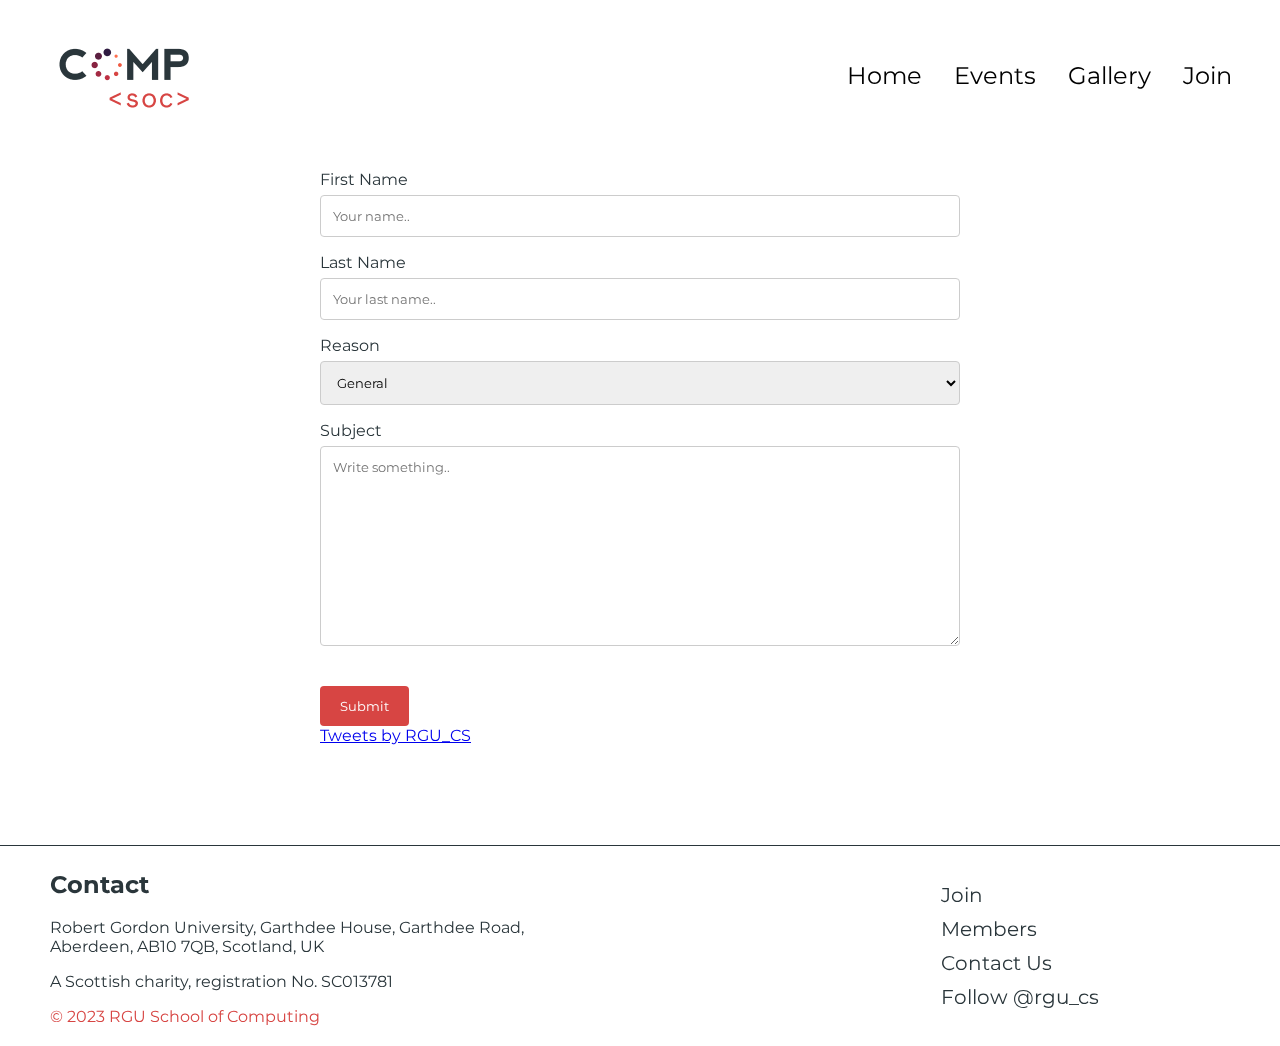
<file: contact.html>
<!DOCTYPE html>
<html lang="en">
    <head>
        <title>RGU Computing Society</title>
        <!--META-->
        <meta charset="UTF-8">
        <!--LINKS-->
        <link rel="stylesheet" href="styles/style.css"/>
        <link rel="icon" type="image/png" href="styles/images/rguLogo.png"/>
        <!-- BOOTSTRAP -->
        <link href="https://cdn.jsdelivr.net/npm/bootstrap@5.3.0-alpha1/dist/css/bootstrap.min.css" rel="stylesheet" integrity="sha384-GLhlTQ8iRABdZLl6O3oVMWSktQOp6b7In1Zl3/Jr59b6EGGoI1aFkw7cmDA6j6gD" crossorigin="anonymous">
        <script src="https://cdn.jsdelivr.net/npm/bootstrap@5.3.0-alpha1/dist/js/bootstrap.bundle.min.js" integrity="sha384-w76AqPfDkMBDXo30jS1Sgez6pr3x5MlQ1ZAGC+nuZB+EYdgRZgiwxhTBTkF7CXvN" crossorigin="anonymous"></script>
    </head>
<body>
    <button onclick="topFunction()" id="myBtn" title="Go to top">Top</button>
    <header>
        <div class="nav">
            <img src="styles/images/logo.png" alt="logo">
            <ul>
                <li><a href="index.html">Home</a></li>
                <li><a href="events.html">Events</a></li>
                <li><a href="gallery.html">Gallery</a></li>
                <li><a href="join.html">Join</a></li>
            </ul>
        </div>
    </header>
    <section class="contactContent">
        <form>
            <label for="fname">First Name</label>
            <input type="text" id="fname" name="firstname" placeholder="Your name..">
        
            <label for="lname">Last Name</label>
            <input type="text" id="lname" name="lastname" placeholder="Your last name..">
        
            <label for="reason">Reason</label>
            <select id="reason" name="reason">
              <option value="general">General</option>
              <option value="complaint">Complaint</option>
              <option value="suggestion">Suggestion</option>
            </select>
        
            <label for="subject">Subject</label>
            <textarea id="subject" name="subject" placeholder="Write something.." style="height:200px"></textarea>
        
            <input type="submit" value="Submit">
          </form>
        <a class="twitter-timeline" href="https://twitter.com/RGU_CS?ref_src=twsrc%5Etfw">Tweets by RGU_CS</a> <script async src="https://platform.twitter.com/widgets.js" charset="utf-8"></script>
        
    </section>
    <footer>
        <div class="footer">
            <div class="footerInfo">
                <h2>Contact</h2>
                    <p>Robert Gordon University, Garthdee House, Garthdee Road, <br>Aberdeen, AB10 7QB, Scotland, UK</p>
                    <p>A Scottish charity, registration No. SC013781</p>
                    <p id="copyright">&copy; 2023 RGU School of Computing</p>       
            </div>
            <div class="bottomNav">
                <nav>
                    <ul>
                        <li><a href="join.html">Join</a></li>
                        <li><a href="members.html">Members</a></li>
                        <li><a href="contact.html">Contact Us</a></li>
                        <li><a href="https://twitter.com/rgu_cs?ref_src=twsrc%5Etfw" class="twitter-follow-button" data-show-count="false">Follow @rgu_cs</a><script async src="https://platform.twitter.com/widgets.js" charset="utf-8"></script></li>
                    </ul>
                </nav>
            </div>
        </div>
    </footer>
    <script>
// Get the button
let mybutton = document.getElementById("myBtn");

// When the user scrolls down 20px from the top of the document, show the button
window.onscroll = function() {scrollFunction()};

function scrollFunction() {
  if (document.body.scrollTop > 20 || document.documentElement.scrollTop > 20) {
    mybutton.style.display = "block";
  } else {
    mybutton.style.display = "none";
  }
}

// When the user clicks on the button, scroll to the top of the document
function topFunction() {
  document.body.scrollTop = 0;
  document.documentElement.scrollTop = 0;
}
</script>
</body>
</html>
</file>
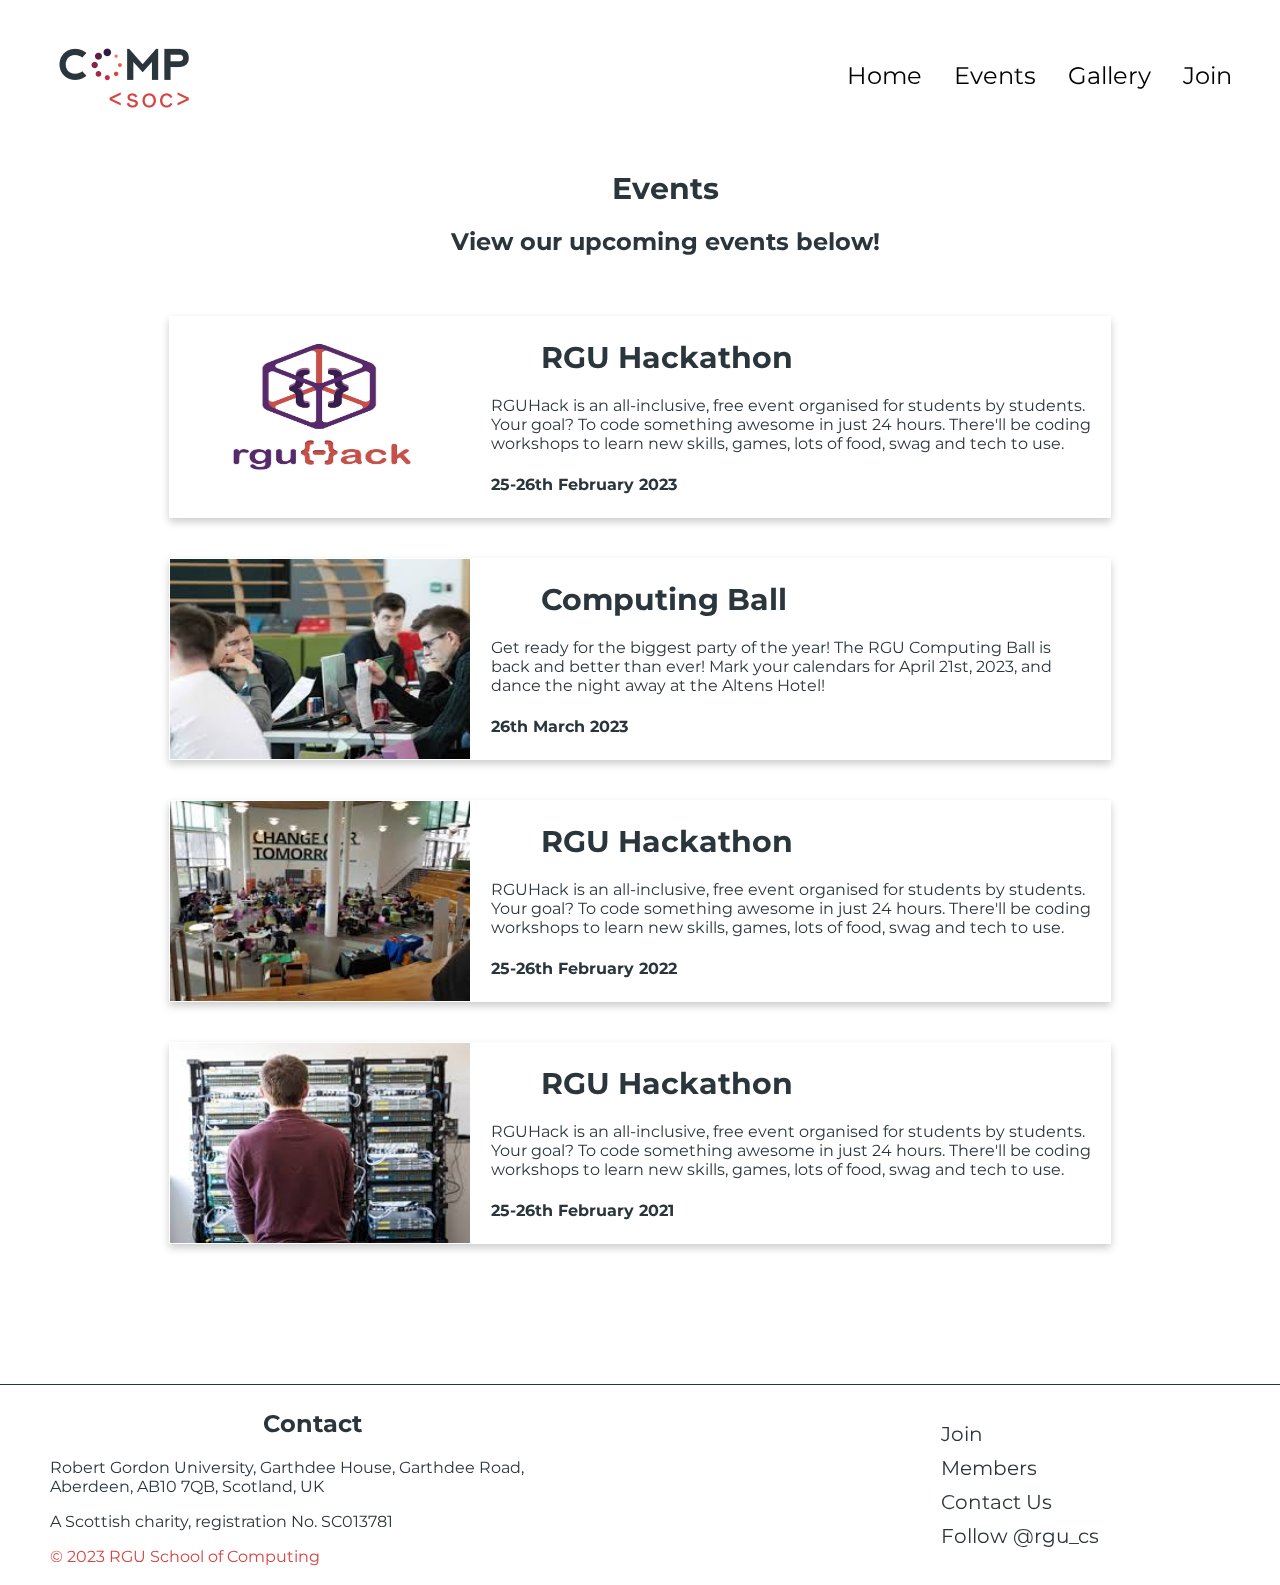
<file: events.html>
<!DOCTYPE html>
<html lang="en">
    <head>
        <title>RGU Computing Society</title>
        <!--META-->
        <meta charset="UTF-8">
        <!--LINKS-->
        <link rel="stylesheet" href="styles/style.css"/>
        <link rel="icon" type="image/png" href="styles/images/rguLogo.png"/>
    </head>
<body>
    <button onclick="topFunction()" id="myBtn" title="Go to top">Top</button>
    <header>
        <div class="nav">
            <img src="styles/images/logo.png" alt="logo">
            <ul>
                <li><a href="index.html">Home</a></li>
                <li><a href="events.html">Events</a></li>
                <li><a href="gallery.html">Gallery</a></li>
                <li><a href="join.html">Join</a></li>
            </ul>
        </div>
    </header>
    <section class="eventsContent">

        <div>
            <h1>Events</h1>
            <h2>View our upcoming events below!</h2>
            <table>
                <tr>
                    <td class="eventImg"><img src="styles/images/rguHack.jpg" alt="rgu hack logo"></td>
                    <td class="eventInfo"><h1>RGU Hackathon</h1><p>RGUHack is an all-inclusive, free event organised for 
                        students by students. Your goal? To code something awesome in just 24 hours. There'll be coding 
                        workshops to learn new skills, games, lots of food, swag and tech to use.</p><h4>25-26th February 2023</h4></td>
                </tr>
                <tr>
                    <td class="eventImg"><img src="styles/images/images (1).jpeg" alt="computing ball students"></td>
                    <td class="eventInfo"><h1>Computing Ball</h1><p> Get ready for the biggest party of the year! 
                        The RGU Computing Ball is back and better than ever! 
                        Mark your calendars for April 21st, 2023, and dance the night away at the Altens Hotel!</p><h4>26th March 2023</h4></td>
                </tr>
                <tr>
                    <td class="eventImg"><img src="styles/images/images (6).jpeg" alt="students"></td>
                    <td class="eventInfo"><h1>RGU Hackathon</h1><p>RGUHack is an all-inclusive, free event organised for 
                        students by students. Your goal? To code something awesome in just 24 hours. There'll be coding 
                        workshops to learn new skills, games, lots of food, swag and tech to use.</p><h4>25-26th February 2022</h4></td>
                </tr>
                <tr>
                    <td class="eventImg"><img src="styles/images/header.jpeg" alt="students working"></td>
                    <td class="eventInfo"><h1>RGU Hackathon</h1><p>RGUHack is an all-inclusive, free event organised for 
                        students by students. Your goal? To code something awesome in just 24 hours. There'll be coding 
                        workshops to learn new skills, games, lots of food, swag and tech to use.</p><h4>25-26th February 2021</h4></td>
                </tr>
            </table>
        </div>
        <!-- <div class="twitter">
            <a class="twitter-timeline" data-width="500" data-height="400" href="https://twitter.com/RGU_CS?ref_src=twsrc%5Etfw">Tweets by RGU_CS</a> <script async src="https://platform.twitter.com/widgets.js" charset="utf-8"></script>

        </div> -->
    <section>

    </section>
    <footer>
        <div class="footer">
            <div class="footerInfo">
                <h2>Contact</h2>
                    <p>Robert Gordon University, Garthdee House, Garthdee Road, <br>Aberdeen, AB10 7QB, Scotland, UK</p>
                    <p>A Scottish charity, registration No. SC013781</p>
                    <p id="copyright">&copy; 2023 RGU School of Computing</p>       
            </div>
            <div class="bottomNav">
                <nav>
                    <ul>
                        <li><a href="join.html">Join</a></li>
                        <li><a href="members.html">Members</a></li>
                        <li><a href="contact.html">Contact Us</a></li>
                        <li><a href="https://twitter.com/rgu_cs?ref_src=twsrc%5Etfw" class="twitter-follow-button" data-show-count="false">Follow @rgu_cs</a><script async src="https://platform.twitter.com/widgets.js" charset="utf-8"></script></li>
                    </ul>
                </nav>
            </div>
        </div>
    </footer>
        <script>
// Get the button
let mybutton = document.getElementById("myBtn");

// When the user scrolls down 20px from the top of the document, show the button
window.onscroll = function() {scrollFunction()};

function scrollFunction() {
  if (document.body.scrollTop > 20 || document.documentElement.scrollTop > 20) {
    mybutton.style.display = "block";
  } else {
    mybutton.style.display = "none";
  }
}

// When the user clicks on the button, scroll to the top of the document
function topFunction() {
  document.body.scrollTop = 0;
  document.documentElement.scrollTop = 0;
}
</script>
</body>
</html>
</file>
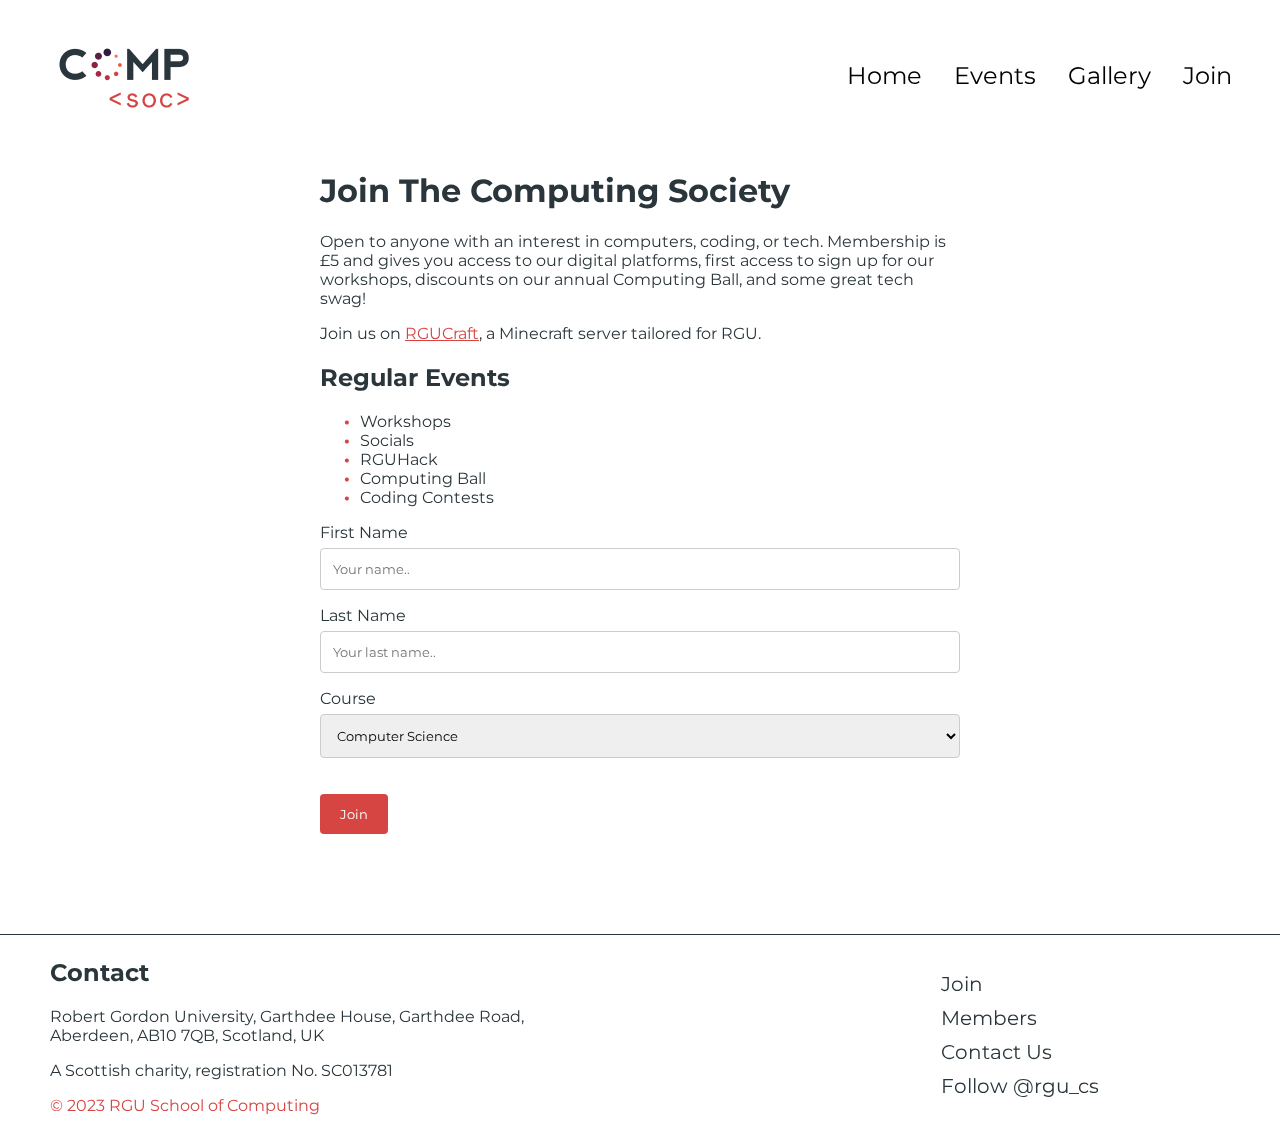
<file: join.html>
<!DOCTYPE html>
<html lang="en">
    <head>
        <title>RGU Computing Society</title>
        <!--META-->
        <meta charset="UTF-8">
        <!--LINKS-->
        <link rel="stylesheet" href="styles/style.css"/>
        <link rel="icon" type="image/png" href="styles/images/rguLogo.png"/>
        <!-- BOOTSTRAP -->
        <link href="https://cdn.jsdelivr.net/npm/bootstrap@5.3.0-alpha1/dist/css/bootstrap.min.css" rel="stylesheet" integrity="sha384-GLhlTQ8iRABdZLl6O3oVMWSktQOp6b7In1Zl3/Jr59b6EGGoI1aFkw7cmDA6j6gD" crossorigin="anonymous">
        <script src="https://cdn.jsdelivr.net/npm/bootstrap@5.3.0-alpha1/dist/js/bootstrap.bundle.min.js" integrity="sha384-w76AqPfDkMBDXo30jS1Sgez6pr3x5MlQ1ZAGC+nuZB+EYdgRZgiwxhTBTkF7CXvN" crossorigin="anonymous"></script>
    </head>
<body>
    <button onclick="topFunction()" id="myBtn" title="Go to top">Top</button>
    <header>
        <div class="nav">
            <img src="styles/images/logo.png" alt="logo">
            <ul>
                <li><a href="index.html">Home</a></li>
                <li><a href="events.html">Events</a></li>
                <li><a href="gallery.html">Gallery</a></li>
                <li><a href="join.html">Join</a></li>
            </ul>
        </div>
    </header>
    <section class="joinContent">

        <h1>Join The Computing Society</h1>
        <p>Open to anyone with an interest in computers, coding, or tech.   
            Membership is £5 and gives you access to our digital platforms, 
            first access to sign up for our workshops, discounts on our annual 
            Computing Ball, and some great tech swag!
        </p>
        <p>
            Join us on <a href="https://rgucraft.uk/">RGUCraft</a>, a Minecraft server tailored for RGU.
        </p>
        <h2>Regular Events</h2>
        <ul>
            <li>Workshops </li>
            <li>Socials</li>
            <li>RGUHack</li>
            <li>Computing Ball</li>
            <li>Coding Contests</li>
        </ul>




        <form>
            <label for="fname">First Name</label>
            <input type="text" id="fname" name="firstname" placeholder="Your name..">
        
            <label for="lname">Last Name</label>
            <input type="text" id="lname" name="lastname" placeholder="Your last name..">
        
            <label for="course">Course</label>
            <select id="course" name="course">
              <option value="cs">Computer Science</option>
              <option value="cys">Cyber Security</option>
              <option value="ccd">Computing & Creative Desing</option>
            </select>
        
            <!-- <label for="subject">Subject</label>
            <textarea id="subject" name="subject" placeholder="Write something.." style="height:200px"></textarea> -->
        
            <input type="submit" value="Join">
          </form>
    </section>
    <footer>
        <div class="footer">
            <div class="footerInfo">
                <h2>Contact</h2>
                    <p>Robert Gordon University, Garthdee House, Garthdee Road, <br>Aberdeen, AB10 7QB, Scotland, UK</p>
                    <p>A Scottish charity, registration No. SC013781</p>
                    <p id="copyright">&copy; 2023 RGU School of Computing</p>       
            </div>
            <div class="bottomNav">
                <nav>
                    <ul>
                        <li><a href="join.html">Join</a></li>
                        <li><a href="members.html">Members</a></li>
                        <li><a href="contact.html">Contact Us</a></li>
                        <li><a href="https://twitter.com/rgu_cs?ref_src=twsrc%5Etfw" class="twitter-follow-button" data-show-count="false">Follow @rgu_cs</a><script async src="https://platform.twitter.com/widgets.js" charset="utf-8"></script></li>
                    </ul>
                </nav>
            </div>
        </div>
    </footer>
<script>
    // Get the button
    let mybutton = document.getElementById("myBtn");

    // When the user scrolls down 20px from the top of the document, show the button
    window.onscroll = function() {scrollFunction()};

    function scrollFunction() {
      if (document.body.scrollTop > 20 || document.documentElement.scrollTop > 20) {
        mybutton.style.display = "block";
      } else {
        mybutton.style.display = "none";
      }
    }

    // When the user clicks on the button, scroll to the top of the document
    function topFunction() {
      document.body.scrollTop = 0;
      document.documentElement.scrollTop = 0;
    }
</script>
</body>
</html>
</file>
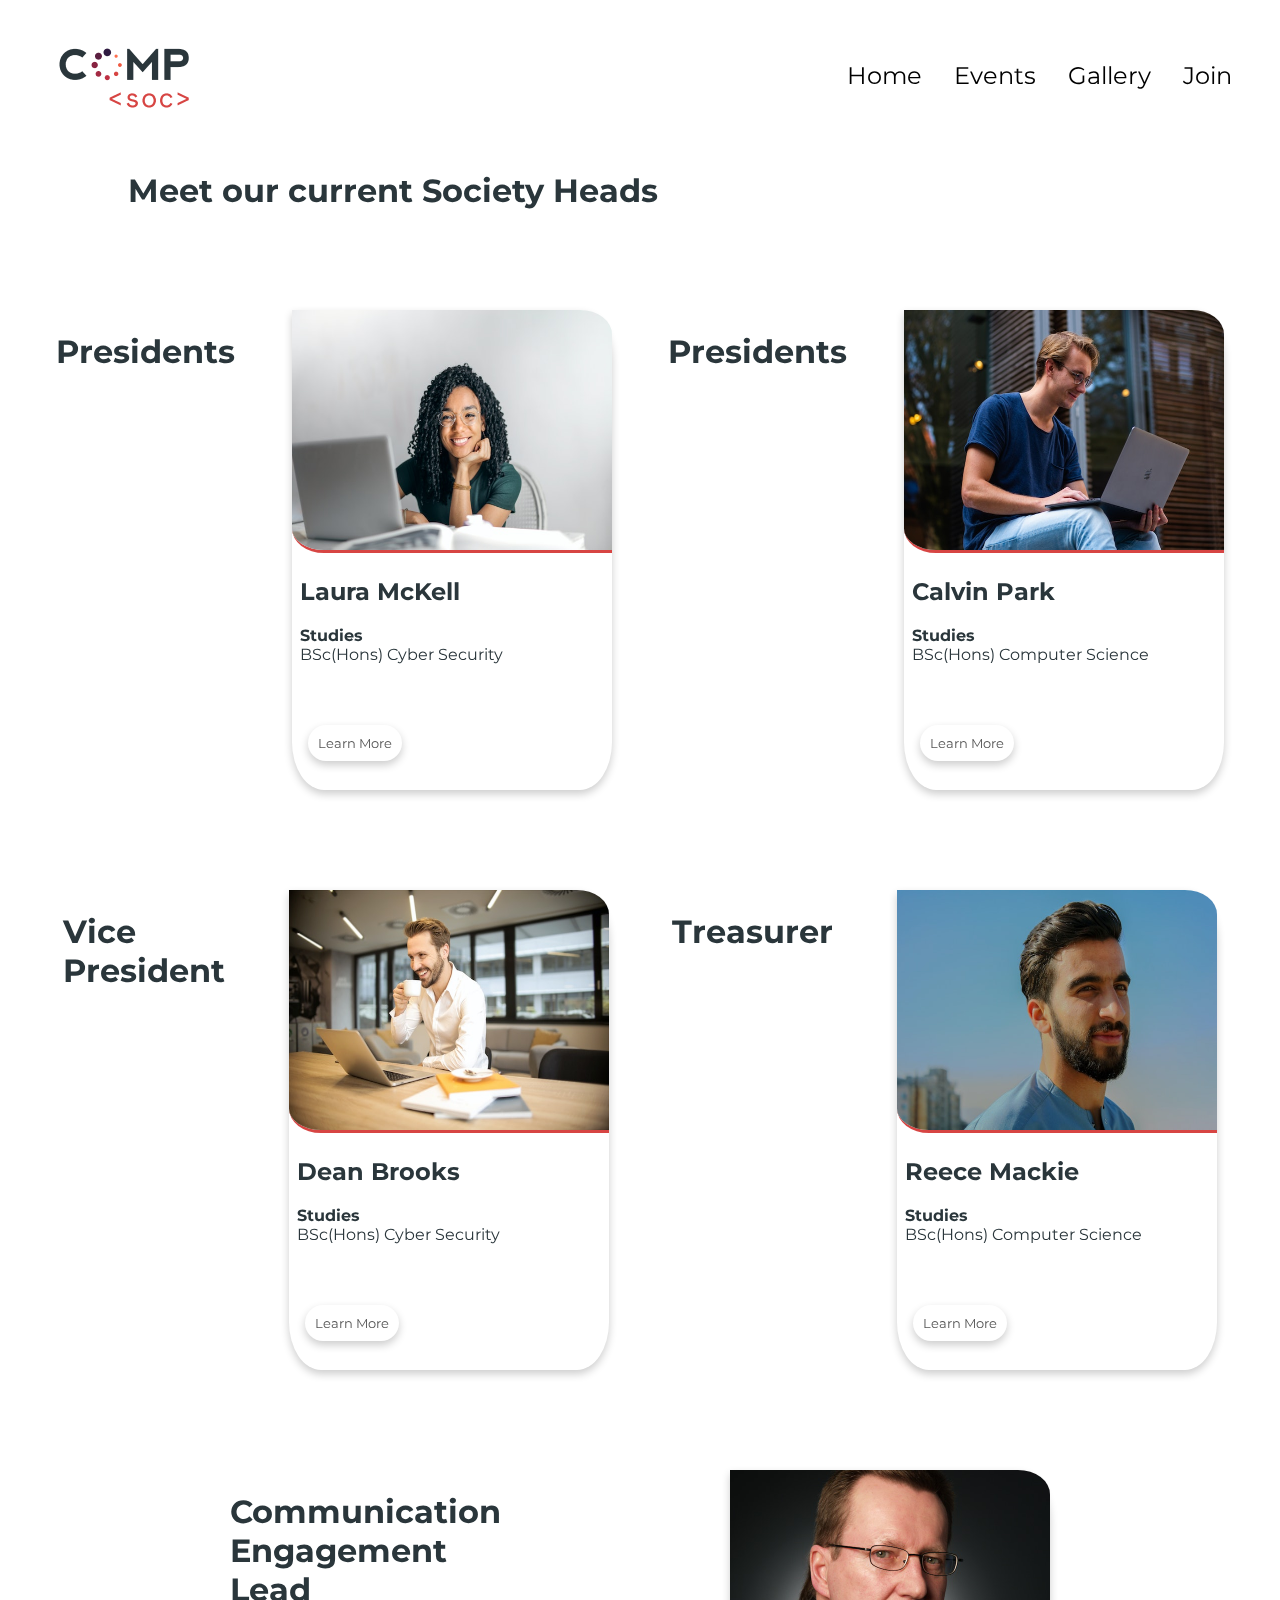
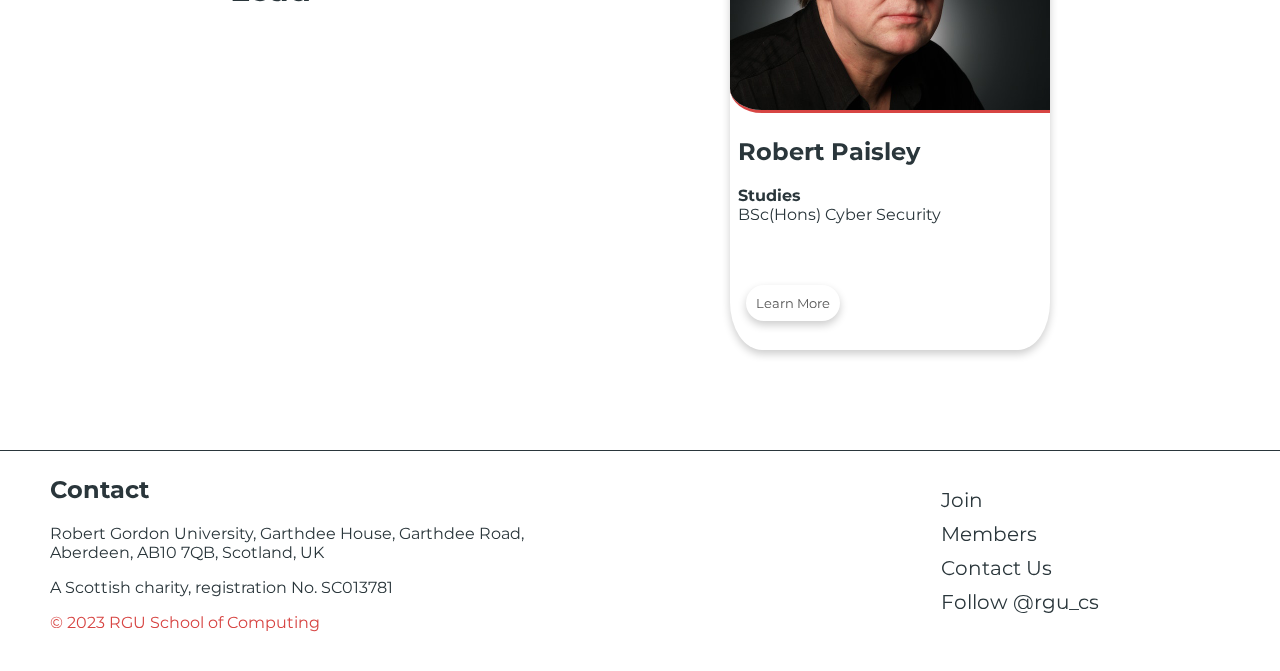
<file: members.html>
<!DOCTYPE html>
<html lang="en">
    <head>
        <title>RGU Computing Society</title>
        <!--META-->
        <meta charset="UTF-8">
        <!--LINKS-->
        <link rel="stylesheet" href="styles/style.css"/>
        <link rel="icon" type="image/png" href="styles/images/rguLogo.png"/>
    </head>
<body>
    <button onclick="topFunction()" id="myBtn" title="Go to top">Top</button>
    <header>
        <div class="nav">
            <img src="styles/images/logo.png" alt="logo">
            <ul>
                <li><a href="index.html">Home</a></li>
                <li><a href="events.html">Events</a></li>
                <li><a href="gallery.html">Gallery</a></li>
                <li><a href="join.html">Join</a></li>
            </ul>
        </div>

        <!-- Content -->

        <section class="membersHead">
            <h1>Meet our current Society Heads</h1>
        </section>

        <section class="cards">
            <h1>Presidents</h1>
            <!-- Card 1 -->
            <div class="projectCard">
                <div class="projectImg">
                    <img src="styles/images/members/pexels-andrea-piacquadio-3769021.jpg" alt="Laura McKell"/>
                </div>
                <div class="projectText">
                    <h2>Laura McKell</h2>
                    <p>
                        <b>Studies</b><br>
                        BSc(Hons) Cyber Security
                    </p>
                </div>
                <div class="btn">
                    <button><a href="#">Learn More</a></button>
                </div>
            </div>
            <h1>Presidents</h1>
            <!-- Card 2 -->
            <div class="projectCard">
                <div class="projectImg">
                    <img src="styles/images/members/pexels-buro-millennial-1438081.jpg" alt="Calvin Park"/>
                </div>
                <div class="projectText">
                    <h2>Calvin Park</h2>
                    <p>
                        <b>Studies</b><br>
                        BSc(Hons) Computer Science
                    </p>
                </div>
                <div class="btn">
                    <button><a href="#">Learn More</a></button>
                </div>
            </div>
        </section> 


          
        <section class="cards">
            <h1>Vice<br>President</h1> 
            <!-- Card 1 -->
            <div class="projectCard">
                <div class="projectImg">
                    <img src="styles/images/members/pexels-andrea-piacquadio-927451.jpg" alt="Dean Brooks"/>
                </div>
                <div class="projectText">
                    <h2>Dean Brooks</h2>
                    <p>
                        <b>Studies</b><br>
                        BSc(Hons) Cyber Security
                    </p>
                </div>
                <div class="btn">
                    <button><a href="https://www.pandjlive.com/about/p-and-j-live/">Learn More</a></button>
                </div>
            </div>
            <!-- Card 2 -->
            <h1>Treasurer</h1>
            <div class="projectCard">
                <div class="projectImg">
                    <img src="styles/images/members/pexels-hasibullah-zhowandai-819530.jpg" alt="Reece Mackie"/>
                </div>
                <div class="projectText">
                    <h2>Reece Mackie</h2>
                    <p>
                        <b>Studies</b><br>
                        BSc(Hons) Computer Science
                    </p>
                </div>
                <div class="btn">
                    <button><a href="https://www.aberdeencity.gov.uk/services/environment/h2-aberdeen">Learn More</a></button>
                </div>
            </div>
        </section>

        <section class="cards">
            <h1>Communication<br>Engagement<br>Lead</h1> 
            <!-- Card 1 -->
            <div class="projectCard">
                <div class="projectImg">
                    <img src="styles/images/members/pexels-pixabay-262391.jpg" alt="Robert Paisley"/>
                </div>
                <div class="projectText">
                    <h2>Robert Paisley</h2>
                    <p>
                        <b>Studies</b><br>
                        BSc(Hons) Cyber Security
                    </p>
                </div>
                <div class="btn">
                    <button><a href="https://www.pandjlive.com/about/p-and-j-live/">Learn More</a></button>
                </div>
            </div>
        </section>
    <footer>
        <div class="footer">
            <div class="footerInfo">
                <h2>Contact</h2>
                    <p>Robert Gordon University, Garthdee House, Garthdee Road, <br>Aberdeen, AB10 7QB, Scotland, UK</p>
                    <p>A Scottish charity, registration No. SC013781</p>
                    <p id="copyright">&copy; 2023 RGU School of Computing</p>       
            </div>
            <div class="bottomNav">
                <nav>
                    <ul>
                        <li><a href="join.html">Join</a></li>
                        <li><a href="members.html">Members</a></li>
                        <li><a href="contact.html">Contact Us</a></li>
                        <li><a href="https://twitter.com/rgu_cs?ref_src=twsrc%5Etfw" class="twitter-follow-button" data-show-count="false">Follow @rgu_cs</a><script async src="https://platform.twitter.com/widgets.js" charset="utf-8"></script></li>
                    </ul>
                </nav>
            </div>
        </div>
    </footer>
<script>
    // Get the button
    let mybutton = document.getElementById("myBtn");

    // When the user scrolls down 20px from the top of the document, show the button
    window.onscroll = function() {scrollFunction()};

    function scrollFunction() {
      if (document.body.scrollTop > 20 || document.documentElement.scrollTop > 20) {
        mybutton.style.display = "block";
      } else {
        mybutton.style.display = "none";
      }
    }

    // When the user clicks on the button, scroll to the top of the document
    function topFunction() {
      document.body.scrollTop = 0;
      document.documentElement.scrollTop = 0;
    }
</script>
</body>
</html>
</file>
<file: styles/style.css>
@import url('https://fonts.googleapis.com/css2?family=Montserrat:wght@300;400;500&display=swap');
@import url("https://cdn.jsdelivr.net/npm/bootstrap-icons@1.10.3/font/bootstrap-icons.css");
*{
    font-family: 'Montserrat', sans-serif;
}
/* 

    BOOTSTRAP

*/

/* CUSTOMIZE THE CAROUSEL
-------------------------------------------------- */

/* Carousel base class */
.carousel {
    margin-bottom: 4rem;
  }
  /* Since positioning the image, we need to help out the caption */
  .carousel-caption {
    bottom: 3rem;
    z-index: 10;
  }
  
  /* Declare heights because of positioning of img element */
  .carousel-item {
    height: 40rem;
  }
 /* MARKETING CONTENT
-------------------------------------------------- */

/* Center align the text within the three columns below the carousel */
.marketing .col-lg-4 {
    margin-bottom: 1.5rem;
    text-align: center;
  }
  /* rtl:begin:ignore */
  .marketing .col-lg-4 p {
    margin-right: .75rem;
    margin-left: .75rem;
  }
  /* rtl:end:ignore */
  
  
  /* Featurettes
  ------------------------- */
  
  .featurette-divider {
    margin: 5rem 0; /* Space out the Bootstrap <hr> more */
  }
  
  /* Thin out the marketing headings */
  /* rtl:begin:remove */
  .featurette-heading {
    letter-spacing: -.05rem;
  }
  
  /* rtl:end:remove */
  @media (min-width: 40em) {
    /* Bump up size of carousel content */
    .carousel-caption p {
      margin-bottom: 1.25rem;
      font-size: 1.25rem;
      line-height: 1.4;
    }
  
    .featurette-heading {
      font-size: 50px;
    }
  }
  
  @media (min-width: 62em) {
    .featurette-heading {
      margin-top: 7rem;
    }
  }  

/* 

    SCROLL BAR

*/
/* width */
::-webkit-scrollbar {
    width: 10px;
}
/* Track */
::-webkit-scrollbar-track {
    background: #f1f1f1; 
}
/* Handle */
::-webkit-scrollbar-thumb {
    background: #888; 
    border-radius: 10px;
}
/* Handle on hover */
::-webkit-scrollbar-thumb:hover {
    background: #555; 
}

/* 

    MAIN 
    CSS 

*/
/* Button to the top of page */
#myBtn {
  display: none;
  position: fixed;
  bottom: 20px;
  right: 30px;
  z-index: 99;
  font-size: 18px;
  border: none;
  outline: none;
  background-color: red;
  color: white;
  cursor: pointer;
  padding: 15px;
  border-radius: 4px;
}

#myBtn:hover {
  background-color: #555;
}


body{
    width: 100%;
    margin: 0;
    font-family: 'Montserrat', sans-serif;
    color: #2a363b;
}
.nav img{
  mix-blend-mode: multiply;
}
.nav{
    display: flex;
    justify-content: space-between;
    flex-direction: row;align-items: center;
    margin-left: 2em;
    margin-right: 2em;
    height: 150px;
}

.nav ul{
    list-style-type: none;
}

.nav ul li{
    float: left;
}

.nav ul li a{
    color: black;
    font-size: 1.5rem;
    padding: 14px 16px;
    text-decoration: none;
}

header{
    margin-bottom: 20px;
}
.hero video{
    display: block;

margin-left: auto;

margin-right: auto;
}
.hero p{
    margin-left: 1em;
    margin-right: 1em;
}

.heroTxt{
    font-size: 4em;
    text-align: center;
}

.about{
    display: flex;
    justify-content: space-evenly;
    flex-direction: row;
    align-items: center;
    margin-left: 10em;
    margin-right: 10em;
}

.aboutTxt{
    font-size: 1.5em;
}

.mascot img{
    width: 30em;
    height: 40em;
}



.map{
    background-image:  linear-gradient(rgba(255,255,255,.5), rgba(255,255,255,.5)), url("https://stuartiek.github.io/compsoc/styles/images/WorldMap.svg");
    background-repeat: no-repeat;
    background-size:contain;
    height: 800px;
}

.map > *{
    display: flex;
    flex-direction: column;
    width: 40%;
    margin-left: 10em;
    padding-top:15%;
    font-size: larger;
}

.map > * button{
    background-color: #d74543;
    border: none;
    border-radius: 20px;
    width: 100px;
    padding: 10px;
    color: #ffffff;
    cursor: pointer;
    transition: 0.3s;
}

.map > * button:hover{
    box-shadow: 0 8px 16px 0 rgba(0,0,0,0.2);
}

.societyJoin{
    background-image: url("/styles/images/Meteor.svg");
    background-repeat: no-repeat;
    background-size: cover;
    height: 600px;
}

/* 

    EVENTS
    PAGE 
    
*/
.eventsContent h1{
    text-align: center;
    margin-left: 50px;
    font-size: 30px;
}
.eventsContent h2{
    text-align: center;
    margin-left: 50px;
   
}
table{
    border-collapse: separate;
    margin: auto;
    border-spacing: 0 40px;
}

tr{
    background-color: #ffffff;
    border-spacing: 0 40px;
    box-shadow: 0 4px 8px 0 rgba(0,0,0,0.2);
    height: 100px;
}

.eventInfo{
    height: 200px;
    width: 600px;
    padding-left: 20px;
    padding-right: 20px;
}
.eventInfo h1{
    text-align: start;
}

.eventImg{
    height: 200px;
    width: 300px;
}

.eventImg img{
    height: 100%;
    width: 100%;
    vertical-align: bottom;
}
.twitter a{
  margin: auto;
}
/*

    CONTACT 
    PAGE

*/

.contactContent{
  margin-top: 100px;
  margin-bottom: 100px;
  width: 50%;
  margin: auto;
}

input[type=text], select, textarea {
  width: 100%;
  padding: 12px;
  border: 1px solid #ccc;
  border-radius: 4px;
  box-sizing: border-box;
  margin-top: 6px;
  margin-bottom: 16px;
  resize: vertical;
}

input[type=submit] {
  background-color: #d74543;
  color: white;
  padding: 12px 20px;
  margin-top: 20px;
  border: none;
  border-radius: 4px;
  cursor: pointer;
}

/*

    Join 
    PAGE

*/

.joinContent{
  margin-top: 100px;
  margin-bottom: 100px;
  width: 50%;
  margin: auto;
}

.joinContent a{
  color: #d74543;
}

.joinContent ul {
  list-style: none;
}

.joinContent ul li::before {
  content: "\2022";
  color: #d74543;
  font-weight: bold;
  display: inline-block; 
  width: 1em;
  margin-left: -1em;
}

/*

    GALLERY
    PAGE

*/

.w3-row img {
  margin-bottom: -7px
}

.w3-row-padding img {
  margin-bottom: 12px
}

/*

    MEMBERS
    PAGE

*/

.membersHead{
  margin-left: 10%;
}
.cards{
  display: flex;
  flex-direction: row;
  justify-content: space-evenly;
  margin-top: 100px;
}
.projectCard{
  width: 20em;
  height: 30em;
  background-color: #ffffff;
  box-shadow: 0 4px 8px 0 rgba(0,0,0,0.2);
  border-radius: 0 10% 10% 10%;
}
.projectImg img{
  width: 100%;
  height: 15em;
  border-radius: 0 10% 0 10%;
  border-bottom:  3px solid #d74543;
}
.projectText{
  margin-left: 0.5em;
  margin-right: 0.5em;
  height: 8em;
}
.btn{
  padding: 20px 16px;
}
button{
  background-color: white;
  padding: 10px;
  border: none;
  border-radius: 20px;
  box-shadow: 0 4px 8px 0 rgba(0,0,0,0.2);
  color: #555;
  cursor:pointer;
  transition: 0.3s;
  text-align: center;
}
button a{
  text-decoration: none;
  color: #555;
}
button:hover{
  box-shadow: 0 8px 16px 0 rgba(0,0,0,0.2);
}

/*

    FOOTER
    UPDATED

*/

.footer{
    position: relative;
    margin-top: 100px;
    bottom: 0;
    width: 100%;
    height: 200px;
    border-top: 0.2px solid #2a363b;
    color: #2a363b;
    display: flex;
    justify-content: space-between;
    flex-direction: row;
    align-items: center;
}

.footer .footerInfo{
    margin-left: 50px;
}

.footer .bottomNav ul{
    list-style-type: none;
    align-items: baseline;
    margin-right: 10em;
}

.footer .bottomNav li{
    padding: 5px;
}

.footer .bottomNav a{
    color: #2a363b;
    padding: 14px 16px;
    text-decoration: none;
    font-size: 20px;
}

#copyright{
    /* color: #781d7d; */
    color: #d74543;
}
</file>
